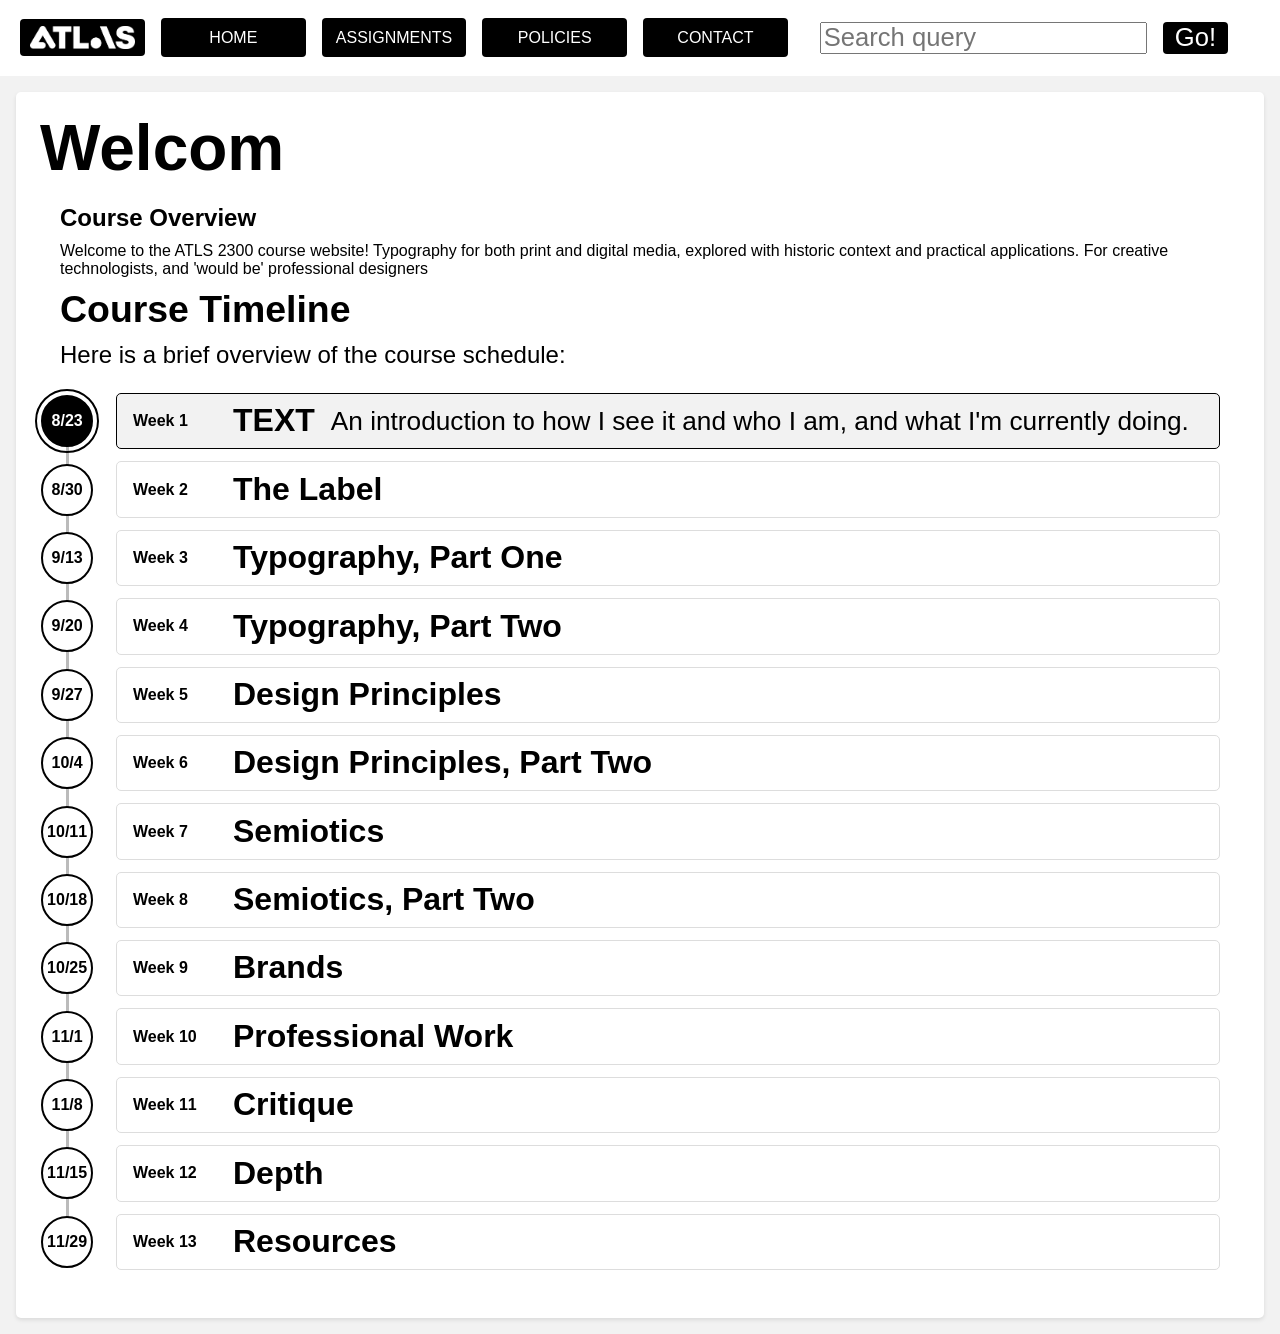
<file: index.html>
<!DOCTYPE html>
<html lang="en">
<head>
    <meta charset="UTF-8">
    <meta name="viewport" content="width=device-width, initial-scale=1.0">
    <link rel="icon" type="image/png" sizes="32x32" href="assets/favicon.png">
    <link rel="manifest" href="/site.webmanifest">
    <title>ATLS 2300 TEXT</title>
    <link rel="stylesheet" href="main.css">
    <script src="memory.js" defer></script>
    <script src="search.js" defer></script>
</head>
<body>
    <header>
    <div class="nav">
            <ul>
                <li class="nav-brand"><a class="nav-logo" href="index.html"><img src="assets/atlasLogo.png" alt="ATLAS home"></a></li>
                <li><a href="index.html">Home</a></li>
                <li><a href="assignments.html">Assignments</a></li>
                <li><a href="policies.html">Policies</a></li>
                <li><a href="contact.html">Contact</a></li>
            </ul>
            <form class="search" id="site-search">
                <input type="search" name="q" placeholder="Search query">
                <input type="submit" value="Go!">
            </form>
    </div>
    </header>
    <main>
        <div class="page-title">
            <h1 id="typewriter">Welcome to TEXT!</h1>
        </div>

        <h2>Course Overview</h2>
            <p>Welcome to the ATLS 2300 course website! 
            Typography for both print and digital media, explored with historic context and practical applications. For creative technologists, and 'would be' professional designers
            </p>

        <h3 class="timeline-heading">Course Timeline</h3>
            <p class="timeline-intro">Here is a brief overview of the course schedule:</p>
        <!-- Replace each ADD DATE placeholder with its lecture date. -->
        <ol class="lecture-timeline" aria-label="Course lecture schedule">
            <li class="lecture-timeline-item is-selected"><button class="lecture-timeline-select" type="button" aria-pressed="true" aria-expanded="true"><span class="lecture-week">Week 1</span><span class="lecture-copy"><span class="lecture-title">TEXT</span><span class="lecture-date"> 8/23</span><span class="lecture-description">An introduction to how I see it and who I am, and what I'm currently doing.</span></span></button></li>
            <li class="lecture-timeline-item"><button class="lecture-timeline-select" type="button" aria-pressed="false" aria-expanded="false"><span class="lecture-week">Week 2</span><span class="lecture-copy"><span class="lecture-title">The Label</span><span class="lecture-date"> 8/30</span><span class="lecture-description">Trust and the way words might participate in meaning.</span></span></button></li>
            <li class="lecture-timeline-item"><button class="lecture-timeline-select" type="button" aria-pressed="false" aria-expanded="false"><span class="lecture-week">Week 3</span><span class="lecture-copy"><span class="lecture-title">Typography, Part One</span><span class="lecture-date"> 9/13</span><span class="lecture-description">Some histories and some language.</span></span></button></li>
            <li class="lecture-timeline-item"><button class="lecture-timeline-select" type="button" aria-pressed="false" aria-expanded="false"><span class="lecture-week">Week 4</span><span class="lecture-copy"><span class="lecture-title">Typography, Part Two</span><span class="lecture-date"> 9/20</span><span class="lecture-description">The deeper understanding and vocabulary of type.</span></span></button></li>
            <li class="lecture-timeline-item"><button class="lecture-timeline-select" type="button" aria-pressed="false" aria-expanded="false"><span class="lecture-week">Week 5</span><span class="lecture-copy"><span class="lecture-title">Design Principles</span><span class="lecture-date"> 9/27</span><span class="lecture-description">Movements in design and art history.</span></span></button></li>
            <li class="lecture-timeline-item"><button class="lecture-timeline-select" type="button" aria-pressed="false" aria-expanded="false"><span class="lecture-week">Week 6</span><span class="lecture-copy"><span class="lecture-title">Design Principles, Part Two</span><span class="lecture-date"> 10/4</span><span class="lecture-description">Two-dimensional print, grids, and structure.</span></span></button></li>
            <li class="lecture-timeline-item"><button class="lecture-timeline-select" type="button" aria-pressed="false" aria-expanded="false"><span class="lecture-week">Week 7</span><span class="lecture-copy"><span class="lecture-title">Semiotics</span><span class="lecture-date"> 10/11</span><span class="lecture-description">Representations and the study of signs.</span></span></button></li>
            <li class="lecture-timeline-item"><button class="lecture-timeline-select" type="button" aria-pressed="false" aria-expanded="false"><span class="lecture-week">Week 8</span><span class="lecture-copy"><span class="lecture-title">Semiotics, Part Two</span><span class="lecture-date"> 10/18</span><span class="lecture-description">Signs and signifiers in visual communication.</span></span></button></li>
            <li class="lecture-timeline-item"><button class="lecture-timeline-select" type="button" aria-pressed="false" aria-expanded="false"><span class="lecture-week">Week 9</span><span class="lecture-copy"><span class="lecture-title">Brands</span><span class="lecture-date"> 10/25</span><span class="lecture-description">Brand systems, identity, and visual language.</span></span></button></li>
            <li class="lecture-timeline-item"><button class="lecture-timeline-select" type="button" aria-pressed="false" aria-expanded="false"><span class="lecture-week">Week 10</span><span class="lecture-copy"><span class="lecture-title">Professional Work</span><span class="lecture-date"> 11/1</span><span class="lecture-description">Professional practice and the realities of design work.</span></span></button></li>
            <li class="lecture-timeline-item"><button class="lecture-timeline-select" type="button" aria-pressed="false" aria-expanded="false"><span class="lecture-week">Week 11</span><span class="lecture-copy"><span class="lecture-title">Critique</span><span class="lecture-date"> 11/8</span><span class="lecture-description">Feedback, evaluation, and critical discussion.</span></span></button></li>
            <li class="lecture-timeline-item"><button class="lecture-timeline-select" type="button" aria-pressed="false" aria-expanded="false"><span class="lecture-week">Week 12</span><span class="lecture-copy"><span class="lecture-title">Depth</span><span class="lecture-date"> 11/15</span><span class="lecture-description">Going deeper into the course's major ideas and methods.</span></span></button></li>
            <li class="lecture-timeline-item"><button class="lecture-timeline-select" type="button" aria-pressed="false" aria-expanded="false"><span class="lecture-week">Week 13</span><span class="lecture-copy"><span class="lecture-title">Resources</span><span class="lecture-date"> 11/29</span><span class="lecture-description">Research, tools, and material support for ongoing learning.</span></span></button></li>
        </ol>
        <script>
            const lectureTimeline = document.querySelector(".lecture-timeline");
            const lectureButtons = [...lectureTimeline.querySelectorAll(".lecture-timeline-select")];

            function selectLecture(button) {
                lectureButtons.forEach((lectureButton) => {
                    const selected = lectureButton === button;
                    lectureButton.setAttribute("aria-pressed", String(selected));
                    lectureButton.setAttribute("aria-expanded", String(selected));
                    lectureButton.closest(".lecture-timeline-item").classList.toggle("is-selected", selected);
                });

                const timelineBounds = lectureTimeline.getBoundingClientRect();
                const buttonBounds = button.getBoundingClientRect();
                const markerPosition = buttonBounds.top - timelineBounds.top + buttonBounds.height / 2;
                lectureTimeline.style.setProperty("--lecture-marker-y", `${markerPosition}px`);
            }

            lectureTimeline.addEventListener("click", (event) => {
                const button = event.target.closest(".lecture-timeline-select");
                if (button && lectureTimeline.contains(button)) {
                    selectLecture(button);
                }
            });

            window.addEventListener("resize", () => {
                const selectedButton = lectureTimeline.querySelector('[aria-pressed="true"]');
                if (selectedButton) {
                    selectLecture(selectedButton);
                }
            });

            selectLecture(lectureButtons[0]);
        </script>
        </main>

</body>
</html>
</file>
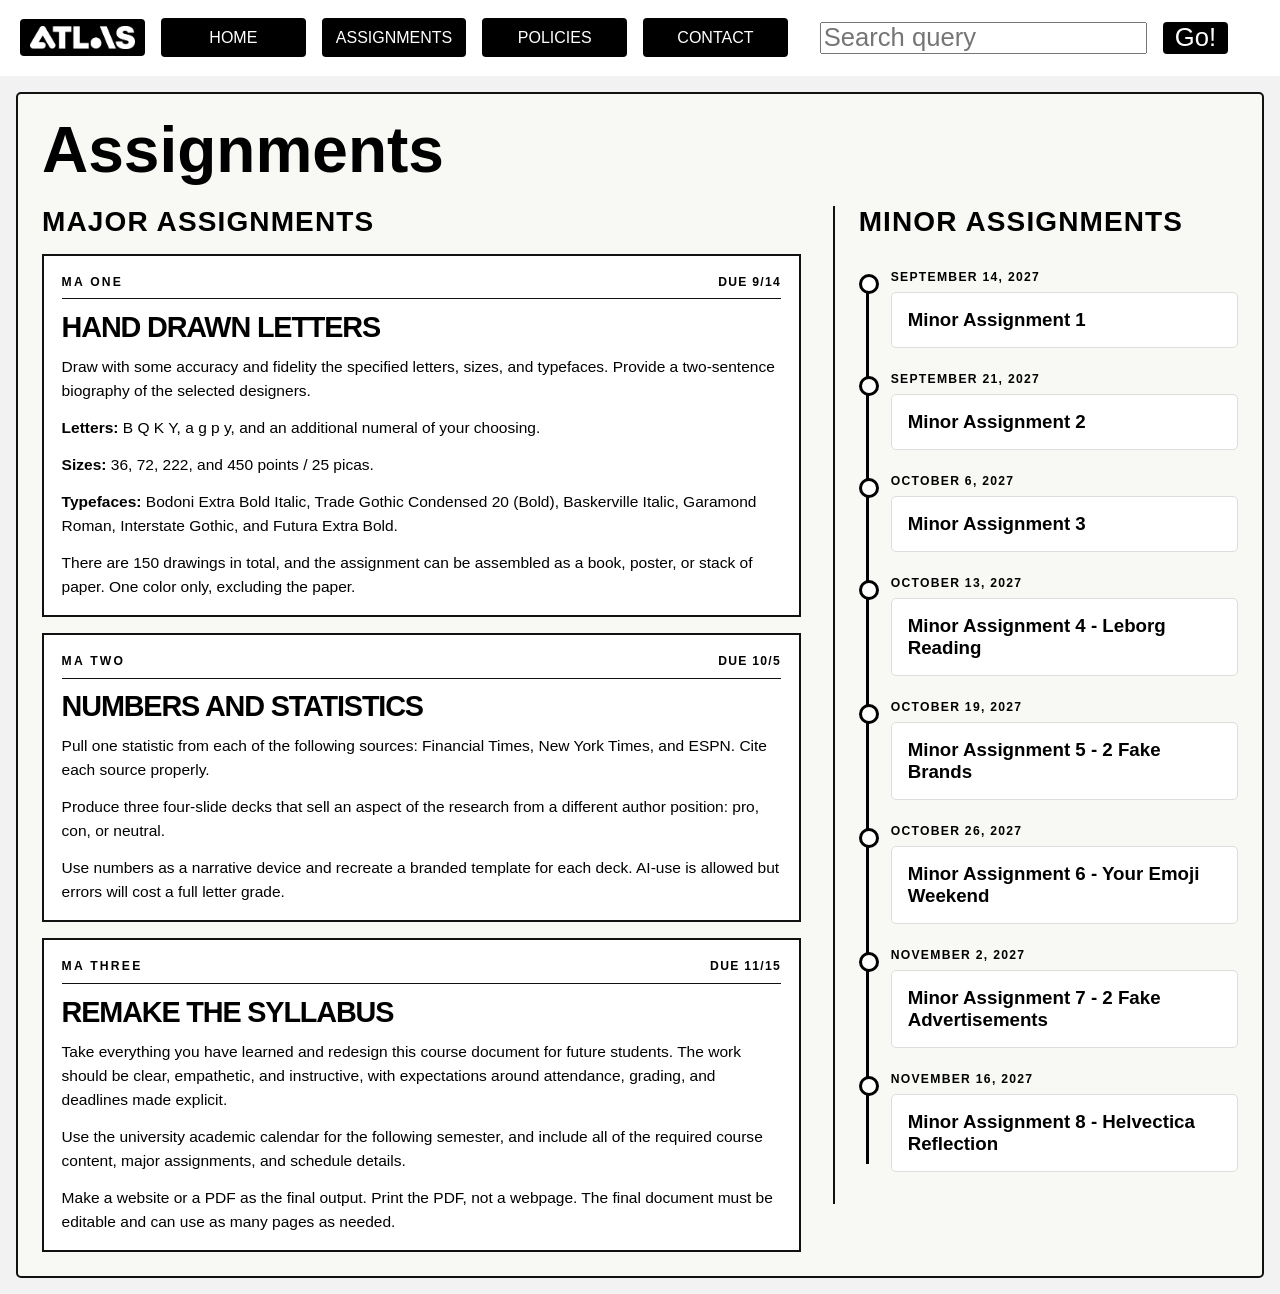
<file: assignments.html>
<!DOCTYPE html>
<html lang="en">
<head>
    <meta charset="UTF-8">
    <meta name="viewport" content="width=device-width, initial-scale=1.0">
    <link rel="icon" type="image/png" sizes="32x32" href="assets/favicon.png">
    <title>TEXT Assignments</title>
    <link rel="stylesheet" href="main.css">
    <script src="search.js" defer></script>
</head>
<body>
    <header>
        <div class="nav">
            <ul>
                <li class="nav-brand"><a class="nav-logo" href="index.html"><img src="assets/atlasLogo.png" alt="ATLAS home"></a></li>
                <li><a href="index.html">Home</a></li>
                <li><a href="assignments.html">Assignments</a></li>
                <li><a href="policies.html">Policies</a></li>
                <li><a href="contact.html">Contact</a></li>
            </ul>
            <form class="search" id="site-search">
                <input type="search" name="q" placeholder="Search query">
                <input type="submit" value="Go!">
            </form>
    </div>
    </header>
    <main class="assignment-page">
        <div class="page-title">
            <h1>Assignments</h1>
        </div>
        <div class="assignment-columns">
            <section class="assignment-category major-category" aria-label="Major assignments overview">
                <h2 id="major-assignments-heading">Major Assignments</h2>
                <ol class="major-assignment-list">
                    <li class="major-assignment-item">
                        <div class="assignment-header-row">
                            <span class="assignment-marker">MA ONE</span>
                            <time class="assignment-date" datetime="2027-09-14">DUE 9/14</time>
                        </div>
                        <h2>Hand Drawn Letters</h2>
                        <p>Draw with some accuracy and fidelity the specified letters, sizes, and typefaces. Provide a two-sentence biography of the selected designers.</p>
                        <p><strong>Letters:</strong> B Q K Y, a g p y, and an additional numeral of your choosing.</p>
                        <p><strong>Sizes:</strong> 36, 72, 222, and 450 points / 25 picas.</p>
                        <p><strong>Typefaces:</strong> Bodoni Extra Bold Italic, Trade Gothic Condensed 20 (Bold), Baskerville Italic, Garamond Roman, Interstate Gothic, and Futura Extra Bold.</p>
                        <p>There are 150 drawings in total, and the assignment can be assembled as a book, poster, or stack of paper. One color only, excluding the paper.</p>
                    </li>

                    <li class="major-assignment-item">
                        <div class="assignment-header-row">
                            <span class="assignment-marker">MA TWO</span>
                            <time class="assignment-date" datetime="2027-10-05">DUE 10/5</time>
                        </div>
                        <h2>Numbers and Statistics</h2>
                        <p>Pull one statistic from each of the following sources: Financial Times, New York Times, and ESPN. Cite each source properly.</p>
                        <p>Produce three four-slide decks that sell an aspect of the research from a different author position: pro, con, or neutral.</p>
                        <p>Use numbers as a narrative device and recreate a branded template for each deck. AI-use is allowed but errors will cost a full letter grade.</p>
                    </li>

                    <li class="major-assignment-item">
                        <div class="assignment-header-row">
                            <span class="assignment-marker">MA THREE</span>
                            <time class="assignment-date" datetime="2027-11-15">DUE 11/15</time>
                        </div>
                        <h2>Remake the Syllabus</h2>
                        <p>Take everything you have learned and redesign this course document for future students. The work should be clear, empathetic, and instructive, with expectations around attendance, grading, and deadlines made explicit.</p>
                        <p>Use the university academic calendar for the following semester, and include all of the required course content, major assignments, and schedule details.</p>
                        <p>Make a website or a PDF as the final output. Print the PDF, not a webpage. The final document must be editable and can use as many pages as needed.</p>
                    </li>
                </ol>
            </section>

            <section class="assignment-category minor-category" aria-labelledby="minor-assignments-heading">
                <h2 id="minor-assignments-heading">Minor Assignments</h2>
                <ol class="assignment-timeline">
                    <li class="assignment-timeline-item">
                        <time class="assignment-date" datetime="2027-09-14">September 14, 2027</time>
                        <article class="assignment-card">
                            <h3>Minor Assignment 1</h3>
                        </article>
                    </li>
                    <li class="assignment-timeline-item">
                        <time class="assignment-date" datetime="2027-09-22">September 21, 2027</time>
                        <article class="assignment-card">
                            <h3>Minor Assignment 2</h3>
                        </article>
                    </li>
                    <li class="assignment-timeline-item">
                        <time class="assignment-date" datetime="2027-10-06">October 6, 2027</time>
                        <article class="assignment-card">
                            <h3>Minor Assignment 3</h3>
                        </article>
                    </li>
                    <li class="assignment-timeline-item">
                        <time class="assignment-date" datetime="2027-10-13">October 13, 2027</time>
                        <article class="assignment-card">
                            <h3>Minor Assignment 4 - Leborg Reading</h3>
                        </article>
                    </li>
                    <li class="assignment-timeline-item">
                        <time class="assignment-date" datetime="2027-10-02">October 19, 2027</time>
                        <article class="assignment-card">
                            <h3>Minor Assignment 5 - 2 Fake Brands</h3>
                        </article>
                    </li>
                    <li class="assignment-timeline-item">
                        <time class="assignment-date" datetime="2027-10-26">October 26, 2027</time>
                        <article class="assignment-card">
                            <h3>Minor Assignment 6 - Your Emoji Weekend</h3>
                        </article>
                    </li>
                    <li class="assignment-timeline-item">
                        <time class="assignment-date" datetime="2027-11-02">November 2, 2027</time>
                        <article class="assignment-card">
                            <h3>Minor Assignment 7 - 2 Fake Advertisements</h3>
                        </article>
                    </li>
                    <li class="assignment-timeline-item">
                        <time class="assignment-date" datetime="2027-11-16">November 16, 2027</time>
                        <article class="assignment-card">
                            <h3>Minor Assignment 8 - Helvectica Reflection</h3>
                        </article>
                    </li>
                </ol>
            </section>
        </div>
    </main>
</body>
</html>
</file>
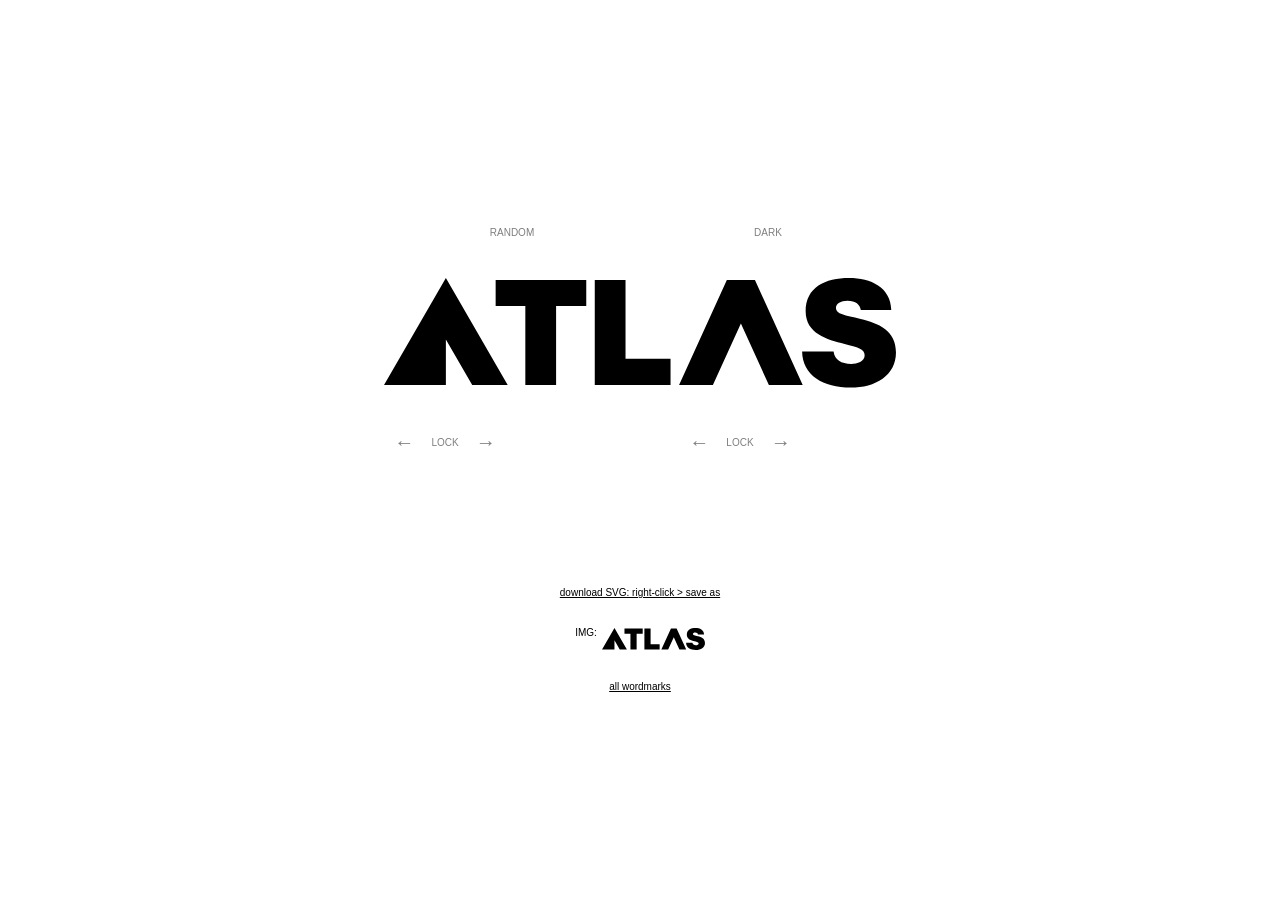
<file: ATLAS Wordmark.html>
<!DOCTYPE html>
<html>
  <head>
    <meta charset="UTF-8">
    <title>ATLAS Wordmark</title>
    <meta name="description" content="ATLAS wordmark generator">
	  <meta name="author" content="Clement Zheng">
    <meta name="viewport" content="width=device-width, initial-scale=1">

    <style>
      * {
        margin: 0;
        padding: 0;
      }

      html, body {
          font-family: Helvetica, sans-serif;
          color: #000;
          font-size: 10px;
          font-weight: 400;
          line-height: 1.0;
          overflow-x: hidden;
          background: white;
      }

      body.dark {
        color: white;
        background: black;
      }

      div#container {
          position: relative;
          float: left;
          padding: 0;
          margin: 0;
          width: 100vw;
          height: 100vh;
          display: flex;
          justify-content: center;
          align-items: center;
          flex-basis: 100%;
          flex-wrap: wrap;
      }

      div#wordmark-div {
          width: 70vw;
      }

      div#wordmark-svg-div {
          position: relative;
          float: left;
          width: 100%;
      }

      div#wordmark-svg-div svg {
          position: relative;
          float: left;
          width: 100%;
      }
      
      div.wordmark-ui-div {
          position: relative;
          float: left;
          width: 100%;
          margin: 5em 0;
      }

      div.wordmark-ui-div .ui-block {
          position: absolute;
          width: 100%;
      }

      div.wordmark-ui-div .ui-block span {
          position: relative;
          float: left;
          width: 33%;
          cursor: pointer;
          user-select: none;
          opacity: 0.5;
          text-align: center;
          text-decoration: none;
      }

      div.wordmark-ui-div .ui-block span#random-button {
          width: 50%;
      }
      div.wordmark-ui-div .ui-block span#dark-mode {
          width: 50%;
      }

      body.dark div.wordmark-ui-div .ui-block span#dark-mode {
          opacity: 0.8;
          text-decoration: underline;
      }

      div.wordmark-ui-div .ui-block .lock.active {
          opacity: 0.8;
          text-decoration: underline;
      }

      div.wordmark-ui-div .ui-block span:hover, div.wordmark-ui-div .ui-block .lock:hover {
          opacity: 1.0;
      }

      div.wordmark-ui-div .ui-block span.arrow {
          font-size: 20px;
          line-height: 0.4;
      }

      div.wordmark-ui-div #wordmark-ui-1 {
          left: 0;
          width: 24.1%;
      }

      div.wordmark-ui-div #wordmark-ui-2 {
          left: 57.6%;
          width: 24.1%;
      }

      div#download-div {
        position: relative;
        float: left;
        width: 100%;
        text-align: center;
        margin-top: 10em;
        user-select: none;
        display: flex;
        justify-content: center;
        align-items: top;
        flex-basis: 100%;
        flex-wrap: wrap;
      }

      div#download-div a {
        color: black;
        width: 100%;
        margin-bottom: 3em;
      }

      div#download-div div#wordmark-img {
        width: 20%;
        margin-bottom: 3em;
      }

      body.dark div#download-div a {
        color: white;
      }

      @media only screen 
      and (min-width: 800px)  {
        div#wordmark-div {
          width: 40vw;
        }
      }

      @media only screen 
      and (min-width: 1400px)  {
        div#download-div {
          justify-content: center;
        }      

        div#download-div a {
          width: initial;
          margin-right: 6em;
        }

        div#download-div div#wordmark-img {
          margin-right: 6em;
        }
      }

      #all-wordmarks {
        position: fixed;
        right: 5em;
        top: 0;
        width: 90vh;
        height: 20vw;
        transform: rotate(-90deg);
        transform-origin: right top;
        text-align: center;
        font-size: 12px;
        letter-spacing: 0.1em;
        z-index: 100;
      }

      #all-wordmarks span a {
        text-transform: uppercase;
        opacity: 0.5;
        cursor: pointer;
        text-decoration: none;
        color:black;
      }

      #all-wordmarks span a em {
        font-size: 1.8em;
        line-height: 1.5;
      }

      body.dark #all-wordmarks span a {
        color:white;
      }

      #all-wordmarks span a:hover {
        opacity: 1.0;
      }


    </style>
  </head>

  <body class="" onload="init()">
    <!-- <div id="all-wordmarks">
      <span><a href="all.html">all wordmarks<br><em>&darr;</em></a></span>
    </div> -->
    <div id="container">
        <div id="wordmark-div">
            <div class="wordmark-ui-div">
              <div class="ui-block">
                  <span id="random-button" onclick="randomWordmark()">RANDOM</span>
                  <span id="dark-mode" onclick="toggleDarkMode()">DARK</span>
              </div>
            </div>
            <div id="wordmark-svg-div">
                <svg id="svg" xmlns="http://www.w3.org/2000/svg" width="100%" height="100%" viewBox="0 0 172.09 36.84">
                    <defs>
                    <style>
                        .cls-1 {
                        fill: none;
                        }
                        .cls-2 {
                        fill: black;
                        }
                        .cls-3 {
                        fill: white;
                        }
                    </style>
                    </defs>
                    <title>ATLAS Wordmark</title>
                    <line class="cls-1" x1="0" y1="36" x2="172.1" y2="36"/>   
                    <rect class="cls-1" width="41.57" height="36.84"/>
                    <rect class="cls-1" x="99.18" width="41.57" height="36.84"/>
                    <polygon class="cls-2" points="37.52 0.64 67.98 0.64 67.98 9.45 57.84 9.45 57.84 36 47.5 36 47.5 9.45 37.52 9.45 37.52 0.64"/>
                    <polygon class="cls-2" points="70.84 0.64 81.18 0.64 81.18 27.15 96.31 27.15 96.31 36 70.84 36 70.84 0.64"/>
                    <path class="cls-2" d="M140.54,24.73h10.58c.35,2.81,2.53,4.15,5.94,4.15,2,0,4.5-.79,4.5-2.92s-2.38-2.67-6.73-3.76c-5.93-1.48-13.1-3.51-13.1-11C141.73,3.07,148.35,0,156.32,0c7.31,0,14,3.07,14.19,10.78H160.27c-.29-1.93-1.68-3.16-4.5-3.16-2.27,0-3.86,1-3.86,2.47,0,2.08,3,2.37,8.31,3.66,5.94,1.43,11.87,3.76,11.87,11.27,0,7.72-6.87,11.82-15.23,11.82-9.2,0-16.17-4-16.32-12.11"/>    
                    <g class="cls-2" id="a-first" data-name="a-first">
                    <path d="M20.78,13.91,30.31,36H41.57L28.11,4.84a8,8,0,0,0-14.67,0L0,36H11.25Z"/>
                    <rect class="cls-1" width="41.57" height="36.84"/>
                    </g>    
                    <g class="cls-2" id="a-second" data-name="a-second" transform="translate(99.18 0)">
                    <polygon points="26.41 0.64 15.17 0.64 20.79 13.73 9.55 13.73 0 36 11.24 36 20.79 13.73 30.34 36 41.57 36 26.41 0.64"/>
                    <rect class="cls-1" width="41.57" height="36.84"/>
                    </g>    
                </svg>
            </div>
            <div class="wordmark-ui-div">
              <div id="wordmark-ui-1" class="ui-block">
                <span class="arrow" onclick="changeA(1, -1)">&larr;</span>
                <span class="lock" onclick="lockA(1)">LOCK</span>
                <span class="arrow" onclick="changeA(1, 1)">&rarr;</span>
              </div>
              <div id="wordmark-ui-2" class="ui-block">
                <span class="arrow" onclick="changeA(2, -1)">&larr;</span>
                <span class="lock" onclick="lockA(2)">LOCK</span>
                <span class="arrow" onclick="changeA(2, 1)">&rarr;</span>
              </div>
            </div>
            <div id="download-div">
                <a id="download-link">download SVG: right-click > save as</a>
                <span>IMG:&nbsp;&nbsp;</span>
                <div id="wordmark-img">

                </div>
                <a href="all.html">all wordmarks</a>
            </div>
        </div>
    </div>
    
  </body>

  <script>

    var a_first = 0;
    var a_second = 0;
    var a_first_lock = false;
    var a_second_lock = false;

    function init() {
      randomWordmark();
    }

    function randomWordmark() {
      if (!a_first_lock) {
        var iterate = true;
        while(iterate) {
          a_first = randomInteger(a_strings.length);
          iterate = a_first === a_second_set[a_second] ? true : false;
        }
      }
      if (!a_second_lock) {
        var iterate = true;
        while(iterate) {
          a_second = randomInteger(a_second_set.length);
          iterate = a_first === a_second_set[a_second] ? true : false;
        }
      }
      console.log(a_first, a_second_set[a_second]);
      document.querySelector('#a-first').innerHTML = a_strings[a_first];
      document.querySelector('#a-second').innerHTML = a_strings[a_second_set[a_second]];
      refreshDownloadLink();
    }

    function randomInteger(s) {
      return Math.floor(Math.random()*s);
    }

    function changeA(a, d) {
      switch(a) {
        case 1:
          if (!a_first_lock) {
            a_first = (a_strings.length + a_first + d) % a_strings.length;
            a_first = a_first === a_second_set[a_second] ? (a_strings.length + a_first + d) % a_strings.length : a_first;
          }
          break;
        case 2:
          if (!a_second_lock) {
            a_second = (a_second_set.length + a_second + d) % a_second_set.length;
            a_second = a_first === a_second_set[a_second] ? (a_second_set.length + a_second + d) % a_second_set.length : a_second;
          }
          break;
      }
      console.log(a_first, a_second_set[a_second]);
      document.querySelector('#a-first').innerHTML = a_strings[a_first];
      document.querySelector('#a-second').innerHTML = a_strings[a_second_set[a_second]];
      refreshDownloadLink();
    }

    function lockA(a) {
      switch(a) {
        case 1:
          a_first_lock = !a_first_lock;
          if (!a_first_lock) {
            document.querySelector('#wordmark-ui-1 .lock').classList.remove('active');
          } else {
            document.querySelector('#wordmark-ui-1 .lock').classList.add('active');
          }
          break;
        case 2:
          a_second_lock = !a_second_lock;
          if (!a_second_lock) {
            document.querySelector('#wordmark-ui-2 .lock').classList.remove('active');
          } else {
            document.querySelector('#wordmark-ui-2 .lock').classList.add('active');
          }
          break;
      }
    }

    var dark_mode = false;
    function toggleDarkMode() {
      dark_mode = !dark_mode;
      if (dark_mode) {
        document.querySelector('body').classList.add('dark');
        //document.querySelector('#svg').style.fill = 'white';
        var ele = document.querySelectorAll('#svg .cls-2');
        for (var i=0; i<ele.length; i++) {
          ele[i].classList.remove('cls-2');
          ele[i].classList.add('cls-3');
        }
      } else {
        document.querySelector('body').classList.remove('dark');
        var ele = document.querySelectorAll('#svg .cls-3');
        for (var i=0; i<ele.length; i++) {
          ele[i].classList.remove('cls-3');
          ele[i].classList.add('cls-2');
        }
      }
      refreshDownloadLink();
    }

    function refreshDownloadLink() {
      var svg = document.getElementById("svg");
      var serializer = new XMLSerializer();
      var source = serializer.serializeToString(svg);
      var data = "data:image/svg+xml;base64," + btoa(source);
      var img = new Image();
      if(!source.match(/^<svg[^>]+xmlns="http\:\/\/www\.w3\.org\/2000\/svg"/)){
          source = source.replace(/^<svg/, '<svg xmlns="http://www.w3.org/2000/svg"');
      }
      if(!source.match(/^<svg[^>]+"http\:\/\/www\.w3\.org\/1999\/xlink"/)){
          source = source.replace(/^<svg/, '<svg xmlns:xlink="http://www.w3.org/1999/xlink"');
      }
      source = '<?xml version="1.0" standalone="no"?>\r\n' + source;
      var url = "data:image/svg+xml;charset=utf-8,"+encodeURIComponent(source);
      document.getElementById('download-link').href = url;
      img.setAttribute('src', data);
      document.querySelector('#wordmark-img').innerHTML = '';
      document.querySelector('#wordmark-img').appendChild(img);
    }
    

    var a_second_set = [0, 5, 6, 9, 10, 11, 12, 13, 16, 17, 18, 23, 24, 25, 27, 28, 29, 33, 34];
    var a_strings = [
        '<path d="M20.78,13.91,30.31,36H41.57L28.11,4.84a8,8,0,0,0-14.67,0L0,36H11.25Z"/><rect class="cls-1" width="41.57" height="36.84"/>',
        '<path d="M36.42,36H5.17A5.16,5.16,0,0,1,.75,28.16L16.38,2.48a5.17,5.17,0,0,1,8.83,0L40.83,28.16A5.16,5.16,0,0,1,36.42,36M14.36,25.68H27.22L20.79,15.11Z"/><rect class="cls-1" width="41.57" height="36.84"/>',
        '<path d="M5.19,36.86A5.16,5.16,0,0,1,.71,29.09L16.29,2.56A5.2,5.2,0,0,1,20.77,0h0a5.2,5.2,0,0,1,4.48,2.55L40.88,29.08a5.18,5.18,0,0,1-9,5.23L20.78,15.39,9.67,34.3a5.17,5.17,0,0,1-4.48,2.56"/><rect class="cls-1" y="0.02" width="41.57" height="36.84"/>',
        '<g><path d="M25.94,5.17A5.17,5.17,0,1,1,20.78,0a5.16,5.16,0,0,1,5.16,5.17"/><path d="M10.34,31.7a5.17,5.17,0,1,1-5.17-5.17,5.17,5.17,0,0,1,5.17,5.17"/><path d="M25.94,31.7a5.17,5.17,0,1,1-5.16-5.17,5.16,5.16,0,0,1,5.16,5.17"/><path d="M41.57,31.7a5.17,5.17,0,1,1-5.16-5.17,5.16,5.16,0,0,1,5.16,5.17"/><path d="M18.13,18.43A5.17,5.17,0,1,1,13,13.26a5.17,5.17,0,0,1,5.17,5.17"/><path d="M33.76,18.43a5.17,5.17,0,1,1-5.17-5.17,5.17,5.17,0,0,1,5.17,5.17"/></g><rect class="cls-1" y="0.02" width="41.57" height="36.84"/>',
        '<path d="M40.82,28.15,25.2,2.48a5.17,5.17,0,0,0-8.83,0L.75,28.15A5.16,5.16,0,0,0,5.17,36H36.4a5.16,5.16,0,0,0,4.42-7.85m-20-.15a6,6,0,1,1,6-6,6,6,0,0,1-6,6"/><rect class="cls-1" width="41.57" height="36.84"/>',
        '<polygon points="26.41 0.64 15.17 0.64 20.79 13.73 9.55 13.73 0 36 11.24 36 20.79 13.73 30.34 36 41.57 36 26.41 0.64"/><rect class="cls-1" width="41.57" height="36.84"/>',
        '<g><polygon points="26.4 0.65 26.4 0.64 15.17 0.64 15.17 0.65 30.33 36 41.57 36 26.4 0.65"/><path d="M17.68,27.15a8.84,8.84,0,1,1-8.84-8.84,8.83,8.83,0,0,1,8.84,8.84"/></g><rect class="cls-1" width="41.57" height="36.84"/>',
        '<path d="M36.41,36H5.16A5.16,5.16,0,0,1,.4,28.84L9.29,7.67a12.45,12.45,0,0,1,23,0l8.89,21.17A5.16,5.16,0,0,1,36.41,36M12.93,25.67H28.64l-5.88-14v0a2.13,2.13,0,0,0-3.93,0v0Z"/><rect class="cls-1" width="41.57" height="36.84"/>',
        '<path d="M37.11,36H4.46L0,28.21,16.32.64h8.93L41.57,28.21ZM13.54,25.67H28L20.78,13.43Z"/><rect class="cls-1" width="41.57" height="36.84"/>',
        '<polygon points="20.79 0 0 36 11.93 36 20.79 20.66 29.64 36 41.57 36 20.79 0"/><rect class="cls-1" width="41.57" height="36.84"/>',
        '<polygon points="25.5 0.65 16.06 0.65 0 36 11.37 36 20.78 15.3 30.19 36 41.56 36 25.5 0.65"/><rect class="cls-1" width="41.57" height="36.84"/>',
        '<g><polygon points="0 36 11.38 36 15.13 27.74 9.44 15.23 0 36"/><polygon points="14.18 0.64 30.27 36 41.57 36 25.48 0.64 14.18 0.64"/></g><rect class="cls-1" width="41.57" height="36.84"/>',
        '<g><polygon points="0 36 11.38 36 15.13 27.74 3.76 27.74 0 36"/><polygon points="14.18 0.64 30.27 36 41.57 36 25.48 0.64 14.18 0.64"/></g><rect class="cls-1" width="41.57" height="36.84"/>',
        '<path d="M41.57,36H30.33L20.79,13.74,15.17.65H26.4ZM21.5,36l4.4-10.32H15.66l5.13-11.94H9.55L0,36Z"/><rect class="cls-1" width="41.57" height="36.84"/>',
        '<g><path d="M18.42,27.63a9.21,9.21,0,1,1-9.21-9.21,9.21,9.21,0,0,1,9.21,9.21"/><path d="M41.57,27.63a9.21,9.21,0,1,1-9.21-9.21,9.21,9.21,0,0,1,9.21,9.21"/><path d="M30,9.21A9.22,9.22,0,1,1,20.79,0,9.21,9.21,0,0,1,30,9.21"/></g><rect class="cls-1" width="41.57" height="36.84"/>',
        '<path d="M36.41,36A5.15,5.15,0,0,1,32,33.52L20.78,15.1,14.36,25.67h6.31a5.17,5.17,0,0,1,0,10.33H5.17A5.16,5.16,0,0,1,.75,28.15L16.37,2.48a5.17,5.17,0,0,1,8.83,0L40.82,28.15A5.16,5.16,0,0,1,36.41,36"/><rect class="cls-1" width="41.57" height="36.84"/>',
        '<polygon points="20.79 0 0 36 20.79 36 20.79 20.66 29.64 36 41.57 36 20.79 0"/><rect class="cls-1" width="41.57" height="36.84"/>',
        '<path d="M41.57,36,29.67.64H11.9L0,36Zm-27-10.35L19.41,11h2.75L27,25.65Z"/><rect class="cls-1" width="41.57" height="36.84"/>',
        '<g><polygon points="31.18 18.01 20.79 36.01 41.57 36.01 31.18 18.01"/><polygon points="20.79 0.01 10.39 18.01 31.18 18.01 20.79 0.01"/><polygon points="0 36.01 20.78 36.01 10.39 18.01 0 36.01"/></g><rect class="cls-1" width="41.57" height="36.84"/>',
        '<polygon points="29.51 18.32 29.51 0.64 11.83 0.64 11.83 18.32 0 18.32 0 36 17.68 36 17.68 18.32 23.89 18.32 23.89 36 41.57 36 41.57 18.32 29.51 18.32"/><rect class="cls-1" width="41.57" height="36.84"/>',
        '<polygon points="36.46 27.15 36.46 18.32 31.4 18.32 31.4 9.48 25.21 9.48 25.21 0.65 16.36 0.65 16.36 9.48 10.17 9.48 10.17 18.32 5.1 18.32 5.1 27.15 0 27.15 0 36 8.85 36 8.85 27.16 13.95 27.16 13.95 18.33 19.02 18.33 19.02 9.5 22.55 9.5 22.55 18.33 27.61 18.33 27.61 27.16 32.72 27.16 32.72 36 41.56 36 41.56 27.15 36.46 27.15"/><rect class="cls-1" width="41.57" height="36.84"/>',
        '<path d="M18,36H0V27a9,9,0,0,1,18,0Zm23.57-9a9,9,0,0,0-18,0v9h18ZM29.79,9a9,9,0,0,0-18,0v9h18Z"/><rect class="cls-1" width="41.57" height="36.84"/>',
        '<g><path d="M26,5.16A5.18,5.18,0,1,1,20.78,0,5.17,5.17,0,0,1,26,5.16"/><path d="M41.57,30.84h0a5.16,5.16,0,0,0-5.16-5.17H5.16A5.17,5.17,0,0,0,5.16,36H36.41a5.16,5.16,0,0,0,5.16-5.16"/><path d="M34.15,18h0A5.16,5.16,0,0,0,29,12.84H12.58a5.16,5.16,0,1,0,0,10.32H29A5.16,5.16,0,0,0,34.15,18"/></g><rect class="cls-1" width="41.57" height="36.84"/>',
        '<g><polygon points="25.47 0.65 14.15 0.65 30.24 36 41.56 36 25.47 0.65"/><polygon points="9.44 15.3 9.43 15.32 9.42 15.3 0 36 18.86 36 9.44 15.3"/></g><rect class="cls-1" width="41.57" height="36.84"/>',
        '<path d="M15.17,36H0L15.17.65ZM26.4.65H15.17l5.62,13.09L30.34,36H41.57Z"/><rect class="cls-1" width="41.57" height="36.84"/>',
        '<path d="M30.32,36H41.57L28.11,4.84a8,8,0,0,0-14.67,0L0,36H25.85V25.66H15.71l5.07-11.75Z"/><rect class="cls-1" width="41.57" height="36.84"/>',
        '<polygon points="41.57 28.19 25.25 0.64 16.32 0.64 0 28.19 7.35 36 20.79 36 20.79 25.65 13.54 25.65 20.79 13.42 34.15 35.97 41.57 28.19"/><rect class="cls-1" width="41.57" height="36.84"/>',
        '<g><polygon points="26.4 0.65 26.4 0.64 15.16 0.64 15.16 0.65 30.33 36 41.57 36 26.4 0.65"/><polygon points="0 35.99 0.01 36 11.24 36 5.62 22.89 0 35.99"/><polygon points="7.58 18.32 15.17 36 26.41 36 13.2 5.22 7.58 18.32"/></g><rect class="cls-1" width="41.57" height="36.84"/>',
        '<path d="M41.57,36H0l.68-5.77A72.89,72.89,0,0,1,3.94,16.29C6.55,8.86,11.58,0,20.79,0c5.07,0,12.12,2.83,16.84,16.29a72.89,72.89,0,0,1,3.26,13.94ZM12,25.67H29.57a56.21,56.21,0,0,0-1.75-6.1c-2.05-5.79-4.68-9.24-7-9.24s-5,3.51-7.09,9.38a58.17,58.17,0,0,0-1.7,6"/><rect class="cls-1" width="41.57" height="36.84"/>',
        '<path d="M41.57,36H31c-.67-2.82-1.68-6.71-2.95-10.68-3.52-11-6.29-14-7.23-14.8-.93.77-3.7,3.85-7.22,14.8-1.27,4-2.28,7.86-3,10.68H0A156.72,156.72,0,0,1,4.24,20.6,64.28,64.28,0,0,1,9.86,7.8C13,2.63,16.71,0,20.78,0s7.75,2.63,10.93,7.8a64.28,64.28,0,0,1,5.62,12.8A159.62,159.62,0,0,1,41.57,36"/><rect class="cls-1" width="41.57" height="36.84"/>',
        '<path d="M41.57,25.6a5.11,5.11,0,0,0-1.06-3.12L24.89,2a5.2,5.2,0,0,0-4.13-2h0a5.21,5.21,0,0,0-4.13,2L1.05,22.48A5.19,5.19,0,0,0,0,25.6V36H10.37V27.34L20.77,13.7,31.2,27.35V36H41.57Z"/><rect class="cls-1" width="41.57" height="36.84"/>',
        '<path d="M36.38,36H5.19A5.17,5.17,0,0,1,0,30.84V25.6a5.17,5.17,0,0,1,1.05-3.12L16.62,2a5.21,5.21,0,0,1,4.13-2h0a5.2,5.2,0,0,1,4.13,2L40.51,22.47a5.14,5.14,0,0,1,1.06,3.13v5.24A5.17,5.17,0,0,1,36.38,36M11.64,25.67H29.92l-9.16-12Z"/><rect class="cls-1" width="41.57" height="36.84"/>',
        '<path d="M32.75,14.18l8.12,14.08A5.16,5.16,0,0,1,36.4,36H20.15a5.16,5.16,0,0,1-4.47-7.74L23.8,14.18a5.16,5.16,0,0,1,9,0M9.64,33.42,24.5,7.76a5.17,5.17,0,1,0-8.94-5.18L.7,28.24A5.16,5.16,0,0,0,2.58,35.3a5,5,0,0,0,2.58.7,5.17,5.17,0,0,0,4.48-2.58"/><rect class="cls-1" width="41.57" height="36.84"/>',
        '<path d="M26.41.64H15.16L0,36H41.57ZM20.79,27.81a5.89,5.89,0,1,1,5.89-5.89,5.89,5.89,0,0,1-5.89,5.89"/><rect class="cls-1" width="41.57" height="36.84"/>',
        '<path d="M26.83,30a6,6,0,1,1-6-6,6,6,0,0,1,6,6"/><polygon points="25.5 0.65 16.06 0.65 0 36 11.37 36 20.78 15.3 30.19 36 41.56 36 25.5 0.65"/><rect class="cls-1" width="41.57" height="36.84"/>',
        '<path d="M40.89,30.23a72.89,72.89,0,0,0-3.26-13.94C32.91,2.83,25.86,0,20.78,0,11.58,0,6.55,8.86,3.94,16.29A72.89,72.89,0,0,0,.68,30.23L0,36H41.57Zm-20.22-.71a8.84,8.84,0,1,1,8.85-8.84,8.84,8.84,0,0,1-8.85,8.84"/><rect class="cls-1" width="41.57" height="36.84"/>'
    ];

  </script>
</html>
</file>
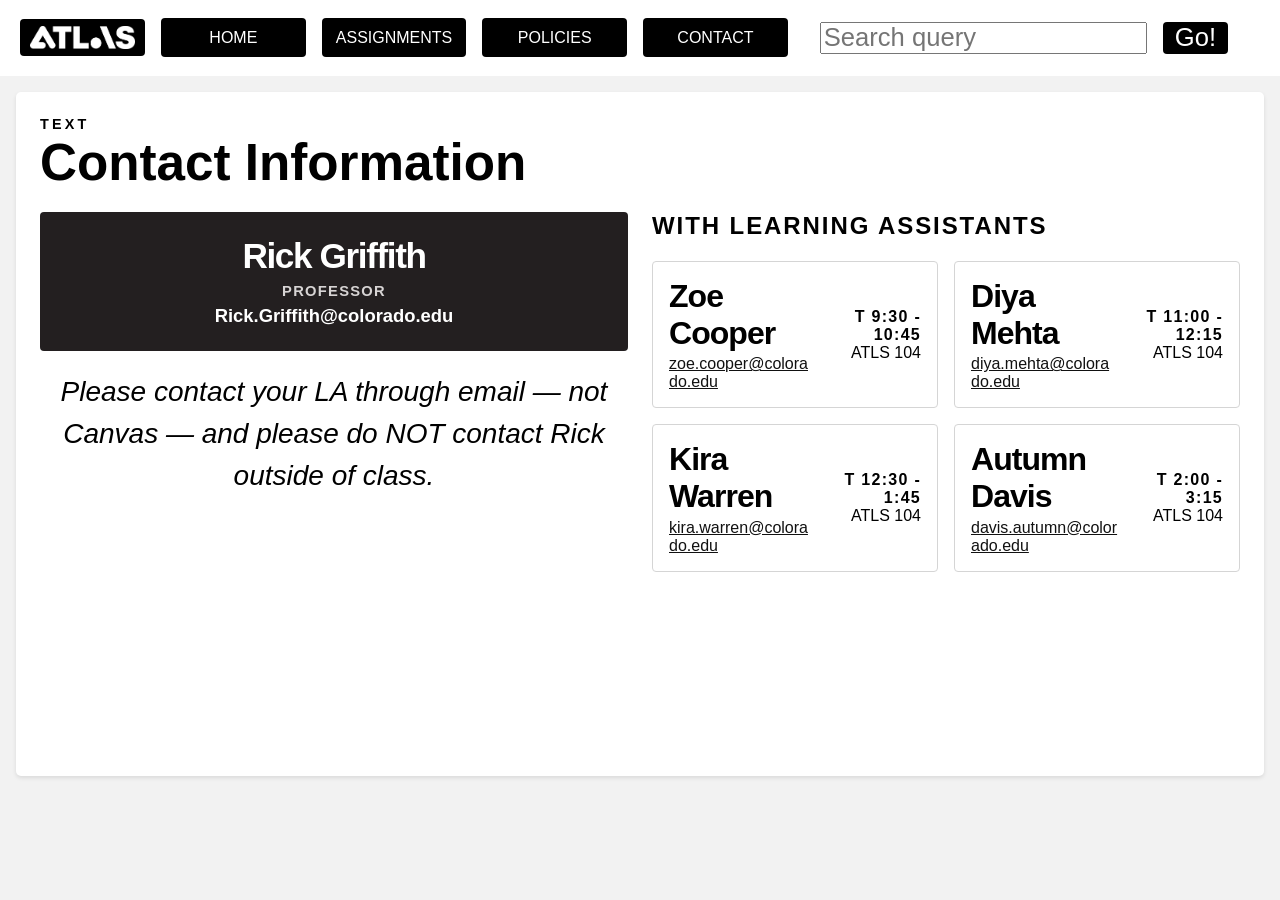
<file: contact.html>
<!DOCTYPE html>
<html lang="en">
<head>
    <meta charset="UTF-8">
    <meta name="viewport" content="width=device-width, initial-scale=1.0">
    <link rel="icon" type="image/png" sizes="32x32" href="assets/favicon.png">
    <title>Contact</title>
    <link rel="stylesheet" href="main.css">
    <script src="search.js" defer></script>
</head>
<body>
    <header>
        <div class="nav">
            <ul>
                <li class="nav-brand"><a class="nav-logo" href="index.html"><img src="assets/atlasLogo.png" alt="ATLAS home"></a></li>
                <li><a href="index.html">Home</a></li>
                <li><a href="assignments.html">Assignments</a></li>
                <li><a href="policies.html">Policies</a></li>
                <li><a href="contact.html">Contact</a></li>
            </ul>
            <form class="search" id="site-search">
                <input type="search" name="q" placeholder="Search query">
                <input type="submit" value="Go!">
            </form>
    </div>
    </header>
    <main class="contact-page">
        <header class="contact-header">
            <p class="eyebrow">TEXT</p>
            <div class="page-title">
                <h1>Contact Information</h1>
            </div>
        </header>

        <div class="contact-layout">
            <div class="professor-column">
                <section class="contact-card professor-card" aria-label="Professor details">
                    <h2>Rick Griffith</h2>
                    <p class="role">Professor</p>
                    <a href="mailto:Rick.Griffith@colorado.edu">Rick.Griffith@colorado.edu</a>
                </section>

                <p class="contact-note">Please contact your LA through email — not Canvas — and please do NOT contact Rick outside of class.</p>
            </div>

            <section class="contact-grid" aria-label="Learning assistant contact list">
                <h2 class="contact-grid-heading">With Learning Assistants</h2>
                <article class="contact-card">
                    <div class="contact-card-identity">
                        <h3>Zoe Cooper</h3>
                        <a href="mailto:zoe.cooper@colorado.edu">zoe.cooper@colorado.edu</a>
                    </div>
                    <div class="contact-card-details">
                        <p class="time">T 9:30 - 10:45</p>
                        <p>ATLS 104</p>
                    </div>
                </article>
                <article class="contact-card">
                    <div class="contact-card-identity">
                        <h3>Diya Mehta</h3>
                        <a href="mailto:diya.mehta@colorado.edu">diya.mehta@colorado.edu</a>
                    </div>
                    <div class="contact-card-details">
                        <p class="time">T 11:00 - 12:15</p>
                        <p>ATLS 104</p>
                    </div>
                </article>
                <article class="contact-card">
                    <div class="contact-card-identity">
                        <h3>Kira Warren</h3>
                        <a href="mailto:kira.warren@colorado.edu">kira.warren@colorado.edu</a>
                    </div>
                    <div class="contact-card-details">
                        <p class="time">T 12:30 - 1:45</p>
                        <p>ATLS 104</p>
                    </div>
                </article>
                <article class="contact-card">
                    <div class="contact-card-identity">
                        <h3>Autumn Davis</h3>
                        <a href="mailto:davis.autumn@colorado.edu">davis.autumn@colorado.edu</a>
                    </div>
                    <div class="contact-card-details">
                        <p class="time">T 2:00 - 3:15</p>
                        <p>ATLS 104</p>
                    </div>
                </article>
            </section>
        </div>
        <p class="contact-typewriter">ATLAS 2300 - TEXT</p>
    </main>
</body>
</html>
</file>
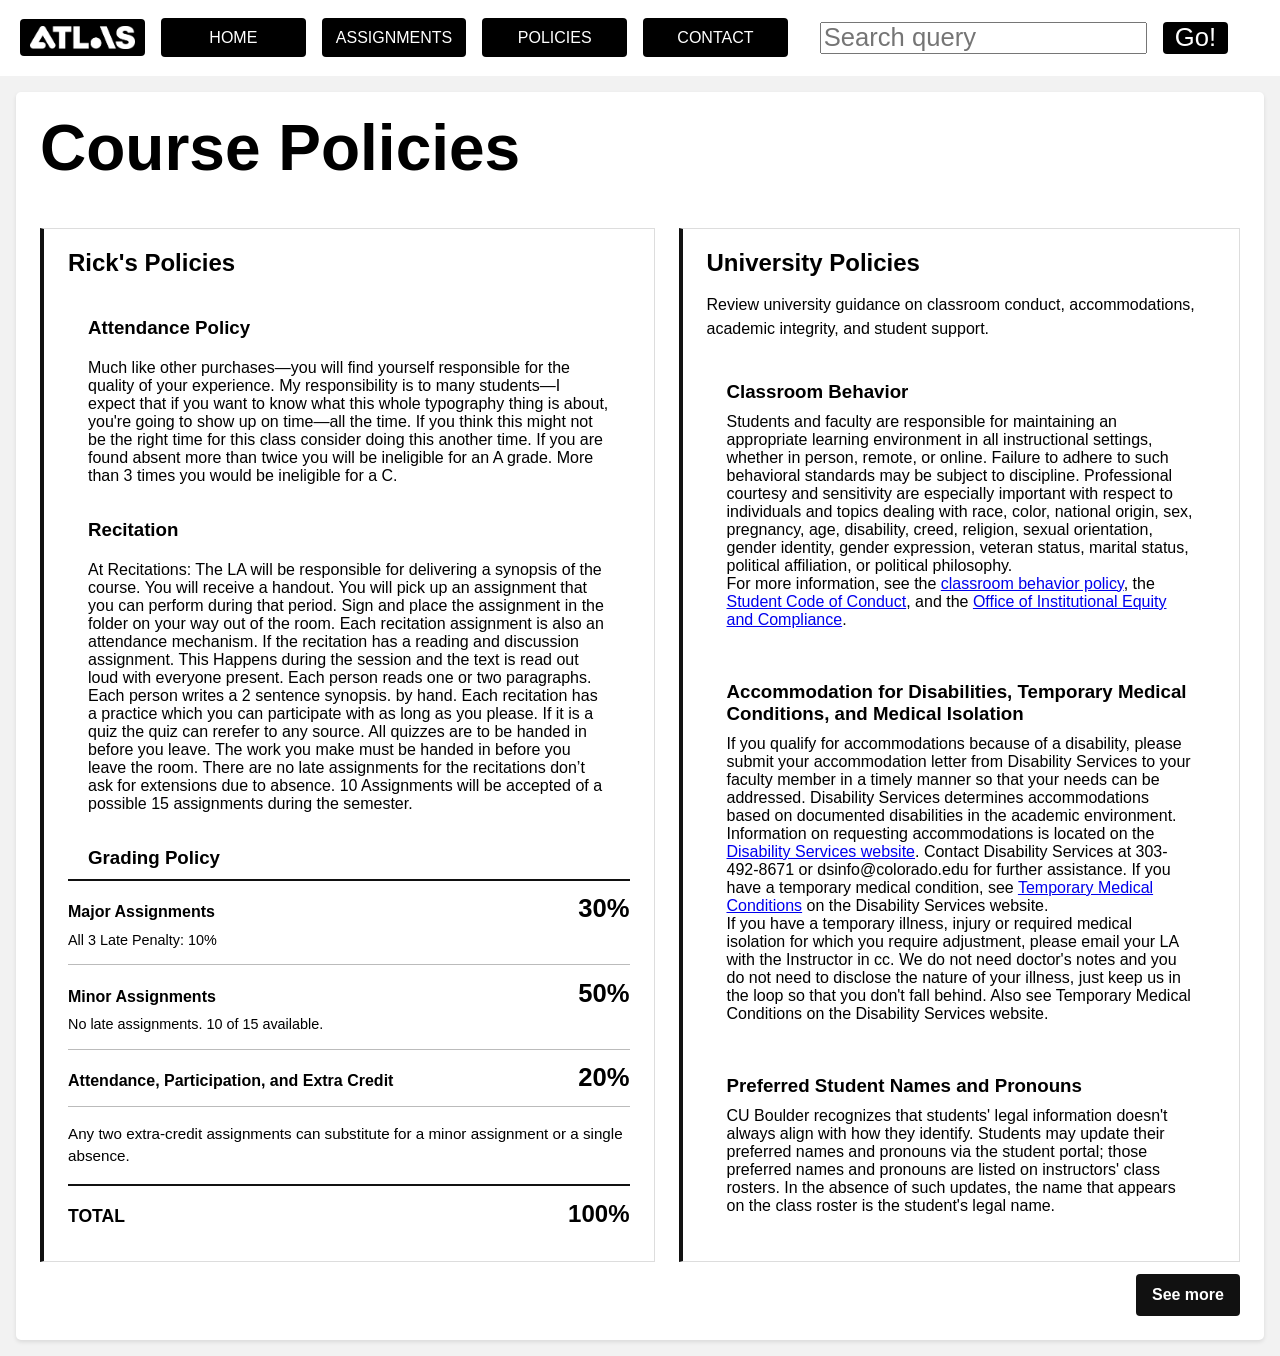
<file: policies.html>
<!DOCTYPE html>
<html lang="en">
<head>
    <meta charset="UTF-8">
    <meta name="viewport" content="width=device-width, initial-scale=1.0">
    <link rel="icon" type="image/png" sizes="32x32" href="assets/favicon.png">
    <title>Course Policies</title>
    <link rel="stylesheet" href="main.css">
    <script src="search.js" defer></script>
</head>
<body>
    <header>
        <div class="nav">
            <ul>
                <li class="nav-brand"><a class="nav-logo" href="index.html"><img src="assets/atlasLogo.png" alt="ATLAS home"></a></li>
                <li><a href="index.html">Home</a></li>
                <li><a href="assignments.html">Assignments</a></li>
                <li><a href="policies.html">Policies</a></li>
                <li><a href="contact.html">Contact</a></li>
            </ul>
            <form class="search" id="site-search">
                <input type="search" name="q" placeholder="Search query">
                <input type="submit" value="Go!">
            </form>
    </div>
    </header>
    <main class="policies-page">
        <div class="page-title">
            <h1>Course Policies</h1>
        </div>


        <div class="policy-columns">
        <section class="policy-section" aria-labelledby="rick-policies-heading">
            <h2 id="rick-policies-heading">Rick's Policies</h2>
            <h3>Attendance Policy</h3>
            <p>Much like other purchases—you will find yourself
            responsible for the quality of your experience. My
            responsibility is to many students—I expect that if
            you want to know what this whole typography
            thing is about, you're going to show up on time—all
            the time. If you think this might not be the right
            time for this class consider doing this another time.
            If you are found absent more than twice you will be
            ineligible for an A grade. More than 3 times you
            would be ineligible for a C.</p>

            <h3>Recitation</h3>
            <p>At Recitations:
The LA will be responsible for delivering a
synopsis of the course. You will receive a handout.
You will pick up an assignment that you can
perform during that period. Sign and place the
assignment in the folder on your way out of the
room.
Each recitation assignment is also an attendance
mechanism.
If the recitation has a reading and discussion
assignment. This Happens during the session and
the text is read out loud with everyone present.
Each person reads one or two paragraphs.
Each person writes a 2 sentence synopsis.
by hand.
Each recitation has a practice which you can
participate with as long as you please.
If it is a quiz the quiz can rerefer to any source. All
quizzes are to be handed in before you leave.
The work you make must be handed in before you
leave the room.
There are no late assignments for the recitations
don’t ask for extensions due to absence.
10 Assignments will be accepted of a possible 15
assignments during the semester.</p>

<h3>Grading Policy</h3>
            <section class="grading-policy" aria-label="Course grading breakdown">
                <dl class="grading-breakdown">
                    <div class="grading-item">
                        <dt>Major Assignments</dt>
                        <dd class="grading-weight">30%</dd>
                        <dd class="grading-note">All 3 Late Penalty: 10%</dd>
                    </div>
                    <div class="grading-item">
                        <dt>Minor Assignments</dt>
                        <dd class="grading-weight">50%</dd>
                        <dd class="grading-note">No late assignments. 10 of 15 available.</dd>
                    </div>
                    <div class="grading-item">
                        <dt>Attendance, Participation, and Extra Credit</dt>
                        <dd class="grading-weight">20%</dd>
                    </div>
                </dl>
                <p class="grading-extra-credit">Any two extra-credit assignments can substitute for a minor assignment or a single absence.</p>
                <div class="grading-total">
                    <span>Total</span>
                    <strong>100%</strong>
                </div>
            </section>
        </section>

        <div class="university-policy-column">
        <section class="policy-section university-policy-card" aria-labelledby="university-policies-heading">
        <h2 id="university-policies-heading">University Policies</h2>
        <p class="policy-preview">Review university guidance on classroom conduct, accommodations, academic integrity, and student support.</p>
        <div class="university-policy-content" id="university-policy-content">

        <h3>Classroom Behavior</h3>
        <p>Students and faculty are responsible for maintaining an appropriate learning environment in all instructional settings, whether in person, remote, or online. Failure to adhere to such behavioral standards may be subject to discipline. Professional courtesy and sensitivity are especially important with respect to individuals and topics dealing with race, color, national origin, sex, pregnancy, age, disability, creed, religion, sexual orientation, gender identity, gender expression, veteran status, marital status, political affiliation, or political philosophy.
<br>
For more information, see the <a href="http://www.colorado.edu/policies/student-classroom-and-course-related-behavior">classroom behavior policy</a>, the <a href="https://www.colorado.edu/sccr/media/230">Student Code of Conduct</a>, and the <a href="https://www.colorado.edu/oiec/">Office of Institutional Equity and Compliance</a>.
        </p>
<br>
        <h3>Accommodation for Disabilities, Temporary Medical Conditions, and Medical Isolation</h3>
        <p>If you qualify for accommodations because of a disability, please submit your accommodation letter from Disability Services to your faculty member in a timely manner so that your needs can be addressed.  Disability Services determines accommodations based on documented disabilities in the academic environment.  Information on requesting accommodations is located on the <a href="https://www.colorado.edu/disabilityservices/">Disability Services website</a>. Contact Disability Services at 303-492-8671 or dsinfo@colorado.edu  for further assistance.  If you have a temporary medical condition, see <a href="https://www.colorado.edu/disabilityservices/students/temporary-medical-conditions">Temporary Medical Conditions</a> on the Disability Services website.
        
    <br>
        If you have a temporary illness, injury or required medical isolation for which you require adjustment, please email your LA with the Instructor in cc.  We do not need doctor's notes and you do not need to disclose the nature of your illness, just keep us in the loop so that you don't fall behind. Also see Temporary Medical Conditions on the Disability Services website.</p>

        <br>
        <h3>Preferred Student Names and Pronouns</h3>
        <p>CU Boulder recognizes that students' legal information doesn't always align with how they identify. Students may update their preferred names and pronouns via the student portal; those preferred names and pronouns are listed on instructors' class rosters. In the absence of such updates, the name that appears on the class roster is the student's legal name.</p>
<br>
        <h3>Honor Code</h3>
            <p>All students enrolled in a University of Colorado Boulder course are responsible for knowing and adhering to the <a href="https://www.colorado.edu/sccr/media/229">Honor Code</a>. Violations of the Honor Code may include but are not limited to: plagiarism (including use of paper writing services or technology [such as essay bots]), cheating, fabrication, lying, bribery, threat, unauthorized access to academic materials, clicker fraud, submitting the same or similar work in more than one course without permission from all course instructors involved, and aiding academic dishonesty. 

<br>
    All incidents of academic misconduct will be reported to Student Conduct & Conflict Resolution: <a href="mailto:honor@colorado.edu">honor@colorado.edu</a>, 303-492-5550. Students found responsible for violating the <a href="https://www.colorado.edu/sccr/media/229">Honor Code</a> will be assigned resolution outcomes from the Student Conduct & Conflict Resolution as well as be subject to academic sanctions from the faculty member. Visit <a href="https://www.colorado.edu/sccr/media/229">Honor Code</a> for more information on the academic integrity policy. </p>
<br>
    <h3>Sexual Misconduct, Discrimination, Harassment and/or Related Retaliation</h3>
        <p>CU Boulder is committed to fostering an inclusive and welcoming learning, working, and living environment. University policy prohibits <a href="https://www.colorado.edu/oiec/policies/discrimination-harassment-policy/protected-class-definitions">protected-class</a> discrimination and harassment, sexual misconduct (harassment, exploitation, and assault), intimate partner abuse (dating or domestic violence), stalking, and related retaliation by or against members of our community on- and off-campus. The Office of Institutional Equity and Compliance (OIEC) addresses these concerns, and individuals who have been subjected to misconduct can contact OIEC at 303-492-2127 or email cureport@colorado.edu. Information about university policies, <a href="https://www.colorado.edu/oiec/reporting-resolutions/making-report">reporting options</a>, and <a href="https://www.colorado.edu/oiec/support-resources">support resources</a> including confidential services can be found on the <a href="http://www.colorado.edu/institutionalequity/">OIEC website</a>.
<br>
Please know that faculty and graduate instructors must inform OIEC when they are made aware of incidents related to these policies regardless of when or where something occurred. This is to ensure that individuals impacted receive outreach from OIEC about resolution options and support resources. To learn more about reporting and support for a variety of concerns, visit the <a href="https://www.colorado.edu/dontignoreit/">Don't Ignore It</a> page.</p>
<br>
    <h3>Religious Holidays</h3>
        <p>Campus policy requires faculty to provide reasonable accommodations for students who, because of religious obligations, have conflicts with scheduled exams, assignments or required attendance. Please communicate the need for a religious accommodation in a timely manner. In this class, if you will be missing any classes in order to observe religious holidays, you must inform your instructor of these dates within the first two weeks of the semester.
        See the <a href="http://www.colorado.edu/policies/observance-religious-holidays-and-absences-classes-andor-exams">campus policy</a> regarding religious observances for full details.</p>
<br>
        <h3>Mental Health and Wellness</h3>
            <p>The University of Colorado Boulder is committed to the well-being of all students. If you are struggling with personal stressors, mental health or substance use concerns that are impacting academic or daily life, please contact <a href="https://www.colorado.edu/counseling/">Counseling and Psychiatric Services (CAPS)</a> located in C4C or call (303) 492-2277, 24/7. Free and unlimited telehealth is also available through <a href="https://www.colorado.edu/health/academiclivecare">Academic Live Care</a>. The Academic Live Care site also provides information about additional wellness services on campus that are available to students.</p>
        </div>
        </section>
        <button class="policy-toggle" type="button" aria-controls="university-policy-content" aria-expanded="false">See more</button>
        </div>
        </div>
    </main>
    <script>
        const rickPolicies = document.querySelector("#rick-policies-heading").closest(".policy-section");
        const universityPolicies = document.querySelector(".university-policy-card");
        const policyToggle = document.querySelector(".policy-toggle");
        let universityPoliciesExpanded = false;

        function updateUniversityPolicies() {
            if (universityPoliciesExpanded) {
                universityPolicies.style.maxHeight = "none";
                universityPolicies.style.overflow = "visible";
                policyToggle.textContent = "See less";
                policyToggle.hidden = false;
                return;
            }

            universityPolicies.style.maxHeight = `${rickPolicies.getBoundingClientRect().height}px`;
            universityPolicies.style.overflow = "hidden";
            policyToggle.textContent = "See more";
            policyToggle.hidden = universityPolicies.scrollHeight <= universityPolicies.clientHeight + 1;
        }

        policyToggle.addEventListener("click", () => {
            universityPoliciesExpanded = !universityPoliciesExpanded;
            policyToggle.setAttribute("aria-expanded", String(universityPoliciesExpanded));
            updateUniversityPolicies();
        });

        universityPolicies.addEventListener("focusin", (event) => {
            const focusedBounds = event.target.getBoundingClientRect();
            const cardBounds = universityPolicies.getBoundingClientRect();
            if (!universityPoliciesExpanded && focusedBounds.bottom > cardBounds.bottom) {
                universityPoliciesExpanded = true;
                policyToggle.setAttribute("aria-expanded", "true");
                updateUniversityPolicies();
            }
        });

        window.addEventListener("resize", updateUniversityPolicies);
        updateUniversityPolicies();
    </script>
</body>
</html>
</file>
<file: main.css>
:root {
    --font-body: "Gotham", "Montserrat", Arial, sans-serif;
    --font-display: "Henderson Sans Basic", "Arial Narrow", Arial, sans-serif;
}

div[class="nav"] {
    min-height: 50px;
    background-color: #fff;
    display: flex;
    align-items: center;
    padding: 1% 0;
    margin: 0 20px 10px;
}

div[class="nav"] ul {
    padding: 0;
    margin: 0;
    list-style-type: none;
    flex: 2;
    display: flex;
    align-items: center;
    gap: 1rem;
}

div[class="nav"] li {
    text-align: center;
    flex: 1;
}

div[class="nav"] .nav-brand {
    flex: 0 0 auto;
}

div[class="nav"] a {
    display: block;
    padding: 0.65rem 0.75rem;
    border-radius: 4px;
    background-color: #000;
    font-size: 1rem;
    text-transform: uppercase;
    text-decoration: none;
    color: #fff;
}

div[class="nav"] .nav-logo {
    box-sizing: border-box;
    width: clamp(90px, 12vw, 125px);
    padding: 0.45rem 0.6rem;
}

div[class="nav"] .nav-logo img {
    display: block;
    width: 100%;
    height: auto;
}

div[class="nav"] ul a:hover,
div[class="nav"] ul a:focus-visible {
    background-color: #222;
}

@media (max-width: 700px) {
    div[class="nav"] {
        flex-wrap: wrap;
        gap: 0.5rem;
    }

    div[class="nav"] ul {
        flex: 1 1 100%;
        flex-wrap: wrap;
        gap: 0.45rem;
    }

    div[class="nav"] li:not(.nav-brand) {
        flex: 1 1 38%;
    }

    div[class="nav"] .search {
        flex: 1 1 100%;
        padding: 0;
    }

    .search input {
        font-size: 1rem;
    }
}

header {
    position: sticky;
    top: 0;
    z-index: 100;
    background-color: #fff;
}

div[class="nav"] .search {
    flex: 1;
    display: flex;
    align-items: center;
    height: 100%;
    padding: 0 2em;
}

.search[hidden] {
    display: none;
}

.search-results {
    width: calc(100% - 40px);
    max-width: 900px;
    box-sizing: border-box;
    margin: 20px auto;
    padding: 20px;
    background-color: #fff;
    border-radius: 5px;
    box-shadow: 0 2px 4px rgba(0, 0, 0, 0.1);
}

.search-results[hidden] {
    display: none;
}

.search-results h2,
.search-results p {
    margin: 10px 0;
}

.search-results-header {
    display: flex;
    align-items: center;
    justify-content: space-between;
    gap: 1rem;
}

.search-results-header h2 {
    margin: 10px 0;
}

.search-results-close {
    padding: 0.5rem 0.75rem;
    border: 0;
    border-radius: 4px;
    color: #fff;
    background: #000;
    font: inherit;
    font-size: 0.9rem;
    cursor: pointer;
}

.search-results-close:hover,
.search-results-close:focus-visible {
    background: #222;
}

.search-results-close:focus-visible {
    outline: 2px solid #000;
    outline-offset: 3px;
}

.search-results li {
    margin: 1rem 0;
}

.search input {
    font-size: 1.6rem;
    height: 32px;
}

.search input[type="search"] {
    flex: 3;
}

.search input[type="submit"] {
    flex: 1;
    margin-left: 1rem;
    padding: 0 0.75rem;
    background: #000;
    border: 0;
    border-radius: 4px;
    color: #fff;
    cursor: pointer;
}

.search input[type="submit"]:hover,
.search input[type="submit"]:focus-visible {
    background: #222;
}

#typewriter {
    white-space: nowrap;
    overflow: hidden;
}

body {
    margin: 0;
    min-height: 100vh;
    font-family: var(--font-body);
    background-color: #f2f2f2;
}

h1, h2, h3, h4 {
    font-family: var(--font-display);
}

button, input, select, textarea {
    font: inherit;
}

h1, h2, h3, p {
    margin: 10px 20px;
}

h1 {
    font-size: 4em;
}

.page-title {
    display: flex;
    align-items: center;
    gap: 1.25rem;
    margin-bottom: 1.5rem;
}

.page-title h1 {
    min-width: 0;
    margin: 0;
    font-size: clamp(2.25rem, 5vw, 4rem);
    line-height: 1;
}

.page-logo {
    display: inline-flex;
    flex: 0 0 auto;
    align-items: center;
    box-sizing: border-box;
    width: clamp(105px, 18vw, 180px);
    padding: 0.55rem 0.7rem;
    background: #000;
}

.page-logo img {
    display: block;
    width: 100%;
    height: auto;
}

main {
    width: calc(100% - 2rem);
    max-width: none;
    box-sizing: border-box;
    margin: 1rem auto;
    padding: clamp(1rem, 2vw, 1.5rem);
    background-color: #ffffff;
    border-radius: 5px;
    box-shadow: 0 2px 4px rgba(0, 0, 0, 0.1);
}

.policy-section {
    display: flex;
    flex-direction: column;
    box-sizing: border-box;
    margin: 1.5rem 0;
    padding: 1.25rem 1.5rem;
    border: 1px solid #ddd;
    border-left: 4px solid #111;
    background: #fff;
}

.policies-page {
    display: flex;
    flex-direction: column;
    gap: 1.5rem;
}

.policies-page .policy-section {
    margin: 0;
}

.policy-columns {
    display: flex;
    align-items: flex-start;
    gap: 1.5rem;
}

.policy-columns .policy-section {
    flex: 1 1 0;
    min-width: 0;
}

.university-policy-column {
    display: flex;
    flex: 1 1 0;
    flex-direction: column;
    min-width: 0;
}

.university-policy-column .policy-section {
    width: 100%;
    flex: 0 0 auto;
}

.policy-section > h2 {
    margin: 0 0 1rem;
}

.policy-section h3 {
    margin-top: 1.5rem;
}

.policy-preview {
    margin: 0 0 1rem;
    line-height: 1.5;
}

.policy-toggle {
    align-self: flex-end;
    margin-top: 0.75rem;
    padding: 0.75rem 1rem;
    border: 0;
    border-radius: 4px;
    color: #fff;
    background: #111;
    font: inherit;
    font-weight: 700;
    cursor: pointer;
}

.policy-toggle[hidden] {
    display: none;
}

.policy-toggle:hover,
.policy-toggle:focus-visible {
    background: #333;
}

.policy-toggle:focus-visible {
    outline: 2px solid #111;
    outline-offset: 3px;
}

.grading-breakdown {
    margin: 0;
    border-top: 2px solid #111;
}

.grading-item {
    display: grid;
    grid-template-columns: minmax(0, 1fr) auto;
    gap: 0.4rem 0.75rem;
    align-items: baseline;
    padding: 0.85rem 0;
    border-bottom: 1px solid #bbb;
}

.grading-item dt {
    font-weight: 800;
}

.grading-item dd {
    margin: 0;
}

.grading-item .grading-weight {
    grid-column: 2;
    grid-row: 1;
    font-size: 1.6rem;
    font-weight: 900;
}

.grading-item .grading-note {
    grid-column: 1 / -1;
    font-size: 0.9rem;
    line-height: 1.45;
}

.grading-extra-credit {
    margin: 1rem 0;
    font-size: 0.95rem;
    line-height: 1.5;
}

.grading-total {
    display: flex;
    justify-content: space-between;
    align-items: baseline;
    padding: 0.85rem 0;
    border-top: 2px solid #111;
    font-size: 1.1rem;
    font-weight: 800;
    text-transform: uppercase;
}

.grading-total strong {
    font-size: 1.5rem;
}

@media (max-width: 760px) {
    .policy-columns {
        flex-direction: column;
    }

    .policy-columns .policy-section {
        width: 100%;
        flex: auto;
    }

    .university-policy-column {
        width: 100%;
        flex: auto;
    }
}

.assignment-page {
    max-width: none;
    padding: clamp(1rem, 2vw, 1.5rem);
    background: #f8f8f5;
    border: 2px solid #111;
    box-shadow: none;
}

.course-header {
    display: grid;
    grid-template-columns: 110px minmax(0, 1.3fr) minmax(160px, 0.7fr);
    align-items: end;
    gap: 1rem;
    border-bottom: 3px solid #111;
    padding-bottom: 1rem;
    margin-bottom: 2rem;
}

.header-label {
    font-size: 2.1rem;
    font-weight: 900;
    letter-spacing: 0.12em;
    text-transform: uppercase;
    writing-mode: vertical-rl;
    transform: rotate(180deg);
    justify-self: start;
    align-self: stretch;
    display: flex;
    align-items: flex-end;
    justify-content: center;
}

.header-title-wrap {
    display: flex;
    flex-direction: column;
    gap: 0;
}

.eyebrow {
    margin: 0;
    font-size: 0.8rem;
    font-weight: 700;
    text-transform: uppercase;
    letter-spacing: 0.2rem;
}

.eyebrow.secondary {
    margin-top: 0.3rem;
    font-size: 0.7rem;
}

.course-header h1 {
    margin: 0;
    font-size: clamp(2.4rem, 3vw, 4rem);
    line-height: 0.95;
    letter-spacing: -0.04em;
    text-transform: uppercase;
}

.header-contact {
    justify-self: end;
    text-align: right;
    font-size: 0.72rem;
    letter-spacing: 0.02em;
    line-height: 1.55;
}

.header-contact p {
    margin: 0;
}

.assignment-columns {
    display: flex;
    align-items: flex-start;
    gap: 2rem;
}

.assignment-category {
    min-width: 0;
}

.major-category {
    flex: 2 1 0;
}

.major-category > h2 {
    margin: 0 0 1rem;
    font-size: 1.75rem;
    text-transform: uppercase;
    letter-spacing: 0.04em;
}

.major-assignment-list {
    list-style: none;
    margin: 0;
    padding: 0;
    display: grid;
    gap: 1rem;
}

.major-assignment-item {
    display: flex;
    flex-direction: column;
    gap: 0.8rem;
    box-sizing: border-box;
    padding: 1.2rem 1.1rem 1rem;
    border: 2px solid #111;
    background: #fff;
}

.assignment-header-row {
    display: flex;
    justify-content: space-between;
    align-items: center;
    gap: 0.5rem;
    border-bottom: 1px solid #111;
    padding-bottom: 0.6rem;
}

.assignment-marker {
    font-size: 0.76rem;
    font-weight: 800;
    letter-spacing: 0.14rem;
    text-transform: uppercase;
}

.assignment-date {
    font-size: 0.76rem;
    font-weight: 700;
    text-transform: uppercase;
    letter-spacing: 0.08rem;
}

.major-assignment-item h2 {
    margin: 0;
    font-size: clamp(1.8rem, 2vw, 2.4rem);
    line-height: 1.05;
    text-transform: uppercase;
    letter-spacing: -0.04em;
}

.major-assignment-item p {
    margin: 0;
    font-size: 0.97rem;
    line-height: 1.55;
}

.major-assignment-item strong {
    font-weight: 800;
}

.minor-category {
    flex: 1 1 0;
    margin-top: 0;
    padding: 0 0 0 1.5rem;
    border-top: 0;
    border-left: 2px solid #111;
}

.minor-category h2 {
    margin: 0 0 1rem;
    font-size: 1.75rem;
    text-transform: uppercase;
    letter-spacing: 0.04em;
}

@media (max-width: 800px) {
    .assignment-columns {
        flex-direction: column;
    }

    .major-category,
    .minor-category {
        width: 100%;
        flex: auto;
    }

    .minor-category {
        box-sizing: border-box;
        margin-top: 1rem;
        padding: 1.25rem 0 0;
        border-top: 2px solid #111;
        border-left: 0;
    }
}

.lecture-timeline {
    position: relative;
    display: grid;
    gap: 0.75rem;
    margin: 1.5rem 20px;
    padding: 0 0 0 3.5rem;
    list-style: none;
}

.lecture-timeline::before {
    position: absolute;
    top: 1.5rem;
    bottom: 1.5rem;
    left: 0.35rem;
    width: 3px;
    border-radius: 2px;
    background-color: #bbb;
    content: "";
}

.lecture-timeline::after {
    position: absolute;
    top: var(--lecture-marker-y, 1.5rem);
    left: calc(0.35rem + 1.5px);
    z-index: 0;
    width: 3.75rem;
    height: 3.75rem;
    border: 2px solid #000;
    border-radius: 50%;
    background-color: transparent;
    content: "";
    transform: translate(-50%, -50%);
    transition: top 0.6s ease;
}

.lecture-timeline-item {
    position: relative;
}

.lecture-timeline-select {
    position: relative;
    display: grid;
    grid-template-columns: 5.5rem minmax(0, 1fr);
    align-items: center;
    gap: 0.75rem;
    box-sizing: border-box;
    width: 100%;
    min-height: 3rem;
    padding: 0.65rem 1rem;
    border: 1px solid #ddd;
    border-radius: 5px;
    color: inherit;
    background-color: #fff;
    font: inherit;
    text-align: left;
    cursor: pointer;
    transition: background-color 0.3s ease, border-color 0.3s ease;
}

.lecture-copy {
    display: grid;
    gap: 0.2rem;
}

.lecture-title {
    font-weight: 700;
    font-size: 2rem;
    line-height: 1.05;
}

.lecture-date {
    position: absolute;
    top: 50%;
    left: calc(-3.5rem + 0.35rem + 0.5px);
    z-index: 1;
    display: grid;
    place-items: center;
    box-sizing: border-box;
    width: 3.25rem;
    height: 3.25rem;
    padding: 0.2rem;
    border: 2px solid #000;
    border-radius: 50%;
    color: #000;
    background-color: #fff;
    font-size: 1rem;
    font-weight: 700;
    font-variant-numeric: tabular-nums;
    line-height: 1;
    text-align: center;
    white-space: nowrap;
    transform: translate(-50%, -50%);
}

.lecture-description {
    display: none;
    font-size: 1.64rem;
    line-height: 1.3;
}

.lecture-timeline-item.is-selected .lecture-copy {
    grid-template-columns: max-content minmax(0, 1fr);
    align-items: center;
    column-gap: 1rem;
}

.lecture-timeline-item.is-selected .lecture-title {
    grid-column: 1;
    grid-row: 1;
}

.lecture-timeline-item.is-selected .lecture-description {
    display: block;
    grid-column: 2;
    grid-row: 1;
}

.lecture-timeline-select:hover,
.lecture-timeline-select:focus-visible,
.lecture-timeline-item.is-selected .lecture-timeline-select {
    border-color: #000;
    background-color: #f2f2f2;
}

.lecture-timeline-select:focus-visible {
    outline: 2px solid #000;
    outline-offset: 2px;
}

.lecture-timeline-item.is-selected .lecture-date {
    color: #fff;
    background-color: #000;
}

.lecture-week {
    font-weight: 700;
}

.timeline-heading {
    font-size: 2.34rem;
}

.timeline-intro {
    font-size: 1.5rem;
}

@media (max-width: 700px) {
    .lecture-timeline {
        padding-left: 3.5rem;
    }

    .lecture-date {
        width: 2.75rem;
        height: 2.75rem;
        font-size: 0.9rem;
    }

    .lecture-timeline-select {
        grid-template-columns: 3.75rem minmax(0, 1fr);
        gap: 0.5rem;
    }

    .lecture-timeline-item.is-selected .lecture-copy {
        grid-template-columns: minmax(0, 1fr) minmax(0, 1fr);
        align-items: start;
        column-gap: 0.5rem;
    }

    .lecture-title {
        overflow-wrap: anywhere;
    }

    .lecture-description {
        overflow-wrap: anywhere;
    }
}

@media (prefers-reduced-motion: reduce) {
    .lecture-timeline::after,
    .lecture-timeline-select {
        transition: none;
    }
}
.assignments {
    display: flex;
    flex-wrap: wrap;
    justify-content: center;
    margin: 20px;
}

.assignment-timeline {
    position: relative;
    display: grid;
    gap: 1.5rem;
    margin: 2rem 0;
    padding: 0 0 0 2rem;
    list-style: none;
}

.assignment-timeline::before {
    position: absolute;
    top: 0.5rem;
    bottom: 0.5rem;
    left: 0.45rem;
    width: 3px;
    background-color: #000;
    content: "";
}

.assignment-timeline-item {
    position: relative;
    display: grid;
    gap: 0.5rem;
}

.assignment-timeline-item::before {
    position: absolute;
    top: 0.25rem;
    left: -2rem;
    width: 0.9rem;
    height: 0.9rem;
    border: 3px solid #000;
    border-radius: 50%;
    background-color: #fff;
    content: "";
}

.assignment-date {
    font-size: 0.76rem;
    font-weight: 700;
    text-transform: uppercase;
    letter-spacing: 0.08rem;
}

.assignment-card {
    padding: 1rem;
    border: 1px solid #ddd;
    border-radius: 5px;
    background-color: #fff;
}

.assignment-card h3,
.assignment-card p {
    margin: 0;
}

    .contact-page {
        max-width: none;
        padding: clamp(1rem, 2vw, 1.5rem);
    }

    .contact-header {
        margin-bottom: 1.5rem;
    }

    .contact-header .eyebrow {
        margin: 0;
        font-size: 0.9rem;
        font-weight: 800;
        letter-spacing: 0.2rem;
        text-transform: uppercase;
    }

    .contact-header h1 {
        margin: 0.35rem 0 0;
        font-size: clamp(2.4rem, 4vw, 4rem);
        line-height: 1;
    }

    .contact-header .page-title {
        margin: 0.35rem 0 0;
    }

    .contact-header .page-title h1 {
        margin: 0;
        font-size: clamp(2.1rem, 4vw, 3.5rem);
    }

    .contact-card {
        display: flex;
        flex-direction: column;
        gap: 0.4rem;
        padding: 0;
        border: 0;
        background: transparent;
        box-shadow: none;
    }

    .contact-card h2,
    .contact-card h3,
    .contact-card p,
    .contact-card a {
        margin: 0;
    }

    .contact-layout {
        display: flex;
        align-items: stretch;
        gap: 1.5rem;
    }

    .professor-column {
        display: flex;
        flex: 1 1 0;
        flex-direction: column;
        gap: 1.25rem;
        min-width: 0;
    }

    .professor-card {
        max-width: none;
        margin: 0;
        padding: 1.5rem 1.75rem;
        align-items: center;
        border-radius: 4px;
        color: #fff;
        background: #231f20;
        text-align: center;
    }

    .professor-card h2 {
        font-size: clamp(2.2rem, 2.6vw, 2.8rem);
        letter-spacing: -0.04em;
    }

    .professor-card .role {
        color: #d7d4d4;
    }

    .contact-card.professor-card a {
        color: #fff;
        font-size: 1.15rem;
        font-weight: 800;
        text-decoration: none;
    }

    .role,
    .time {
        font-size: 0.92rem;
        font-weight: 700;
        letter-spacing: 0.08rem;
        text-transform: uppercase;
    }

    .contact-card a {
        color: #111;
        text-decoration: underline;
        font-size: 1.05rem;
        word-break: break-word;
    }

    .contact-note {
        margin: 0;
        font-size: 1.75rem;
        line-height: 1.5;
        font-style: italic;
        text-align: center;
    }

    .contact-grid {
        flex: 1 1 0;
        min-width: 0;
        display: grid;
        grid-template-columns: repeat(2, minmax(0, 1fr));
        gap: 1rem;
        align-content: start;
    }

    .contact-grid-heading {
        grid-column: 1 / -1;
        margin: 0 0 0.3rem;
        font-size: 1.5rem;
        font-weight: 800;
        letter-spacing: 0.08em;
        text-transform: uppercase;
    }

    .contact-grid .contact-card h3 {
        font-size: 2rem;
        letter-spacing: -0.03em;
    }

    .contact-grid .contact-card {
        flex-direction: row;
        align-items: center;
        justify-content: space-between;
        gap: 1rem;
        min-width: 0;
        padding: 1rem;
        border: 1px solid #d5d5d5;
        border-radius: 4px;
        background: #fff;
    }

    .contact-card-identity {
        display: flex;
        flex: 1 1 auto;
        flex-direction: column;
        align-items: flex-start;
        gap: 0.2rem;
        min-width: 0;
    }

    .contact-card-details {
        flex: 0 1 auto;
        min-width: 0;
        text-align: right;
    }

    .contact-grid .contact-card p,
    .contact-grid .contact-card a {
        font-size: 1rem;
    }

.contact-typewriter {
    width: max-content;
    max-width: 100%;
    margin: clamp(4rem, 9vw, 7rem) auto 1rem;
    overflow: hidden;
    border-right: 0.08em solid currentColor;
    padding-right: 0.12em;
    color: #111;
    font-family: var(--font-display);
    font-size: clamp(1.5rem, 4vw, 3rem);
    font-weight: 800;
    letter-spacing: 0.04em;
    line-height: 1.1;
    white-space: nowrap;
    clip-path: inset(0 100% 0 0);
    animation: contact-type 6s infinite,
        contact-caret 0.75s steps(1, end) 0.2s infinite;
}

@keyframes contact-type {
    0%,
    10% {
        clip-path: inset(0 100% 0 0);
    }

    10% {
        animation-timing-function: steps(17, end);
    }

    50% {
        clip-path: inset(0);
    }

    65% {
        clip-path: inset(0);
        animation-timing-function: steps(17, end);
    }

    100% {
        clip-path: inset(0 100% 0 0);
    }
}

@keyframes contact-caret {
    0%,
    100% {
        border-color: transparent;
    }

    50% {
        border-color: currentColor;
    }
}

@media (max-width: 1000px) {
    .contact-layout {
        flex-direction: column;
    }

    .professor-column,
    .contact-grid {
        width: 100%;
        flex: auto;
    }

}

@media (max-width: 560px) {
    .contact-grid {
        grid-template-columns: 1fr;
    }

    .contact-grid .contact-card {
        gap: 0.5rem;
        padding: 0.75rem;
    }

    .contact-grid .contact-card h3 {
        font-size: 1.5rem;
    }
}

@media (prefers-reduced-motion: reduce) {
    .contact-typewriter {
        overflow: visible;
        border-right: 0;
        clip-path: none;
        animation: none;
    }
}
</file>
